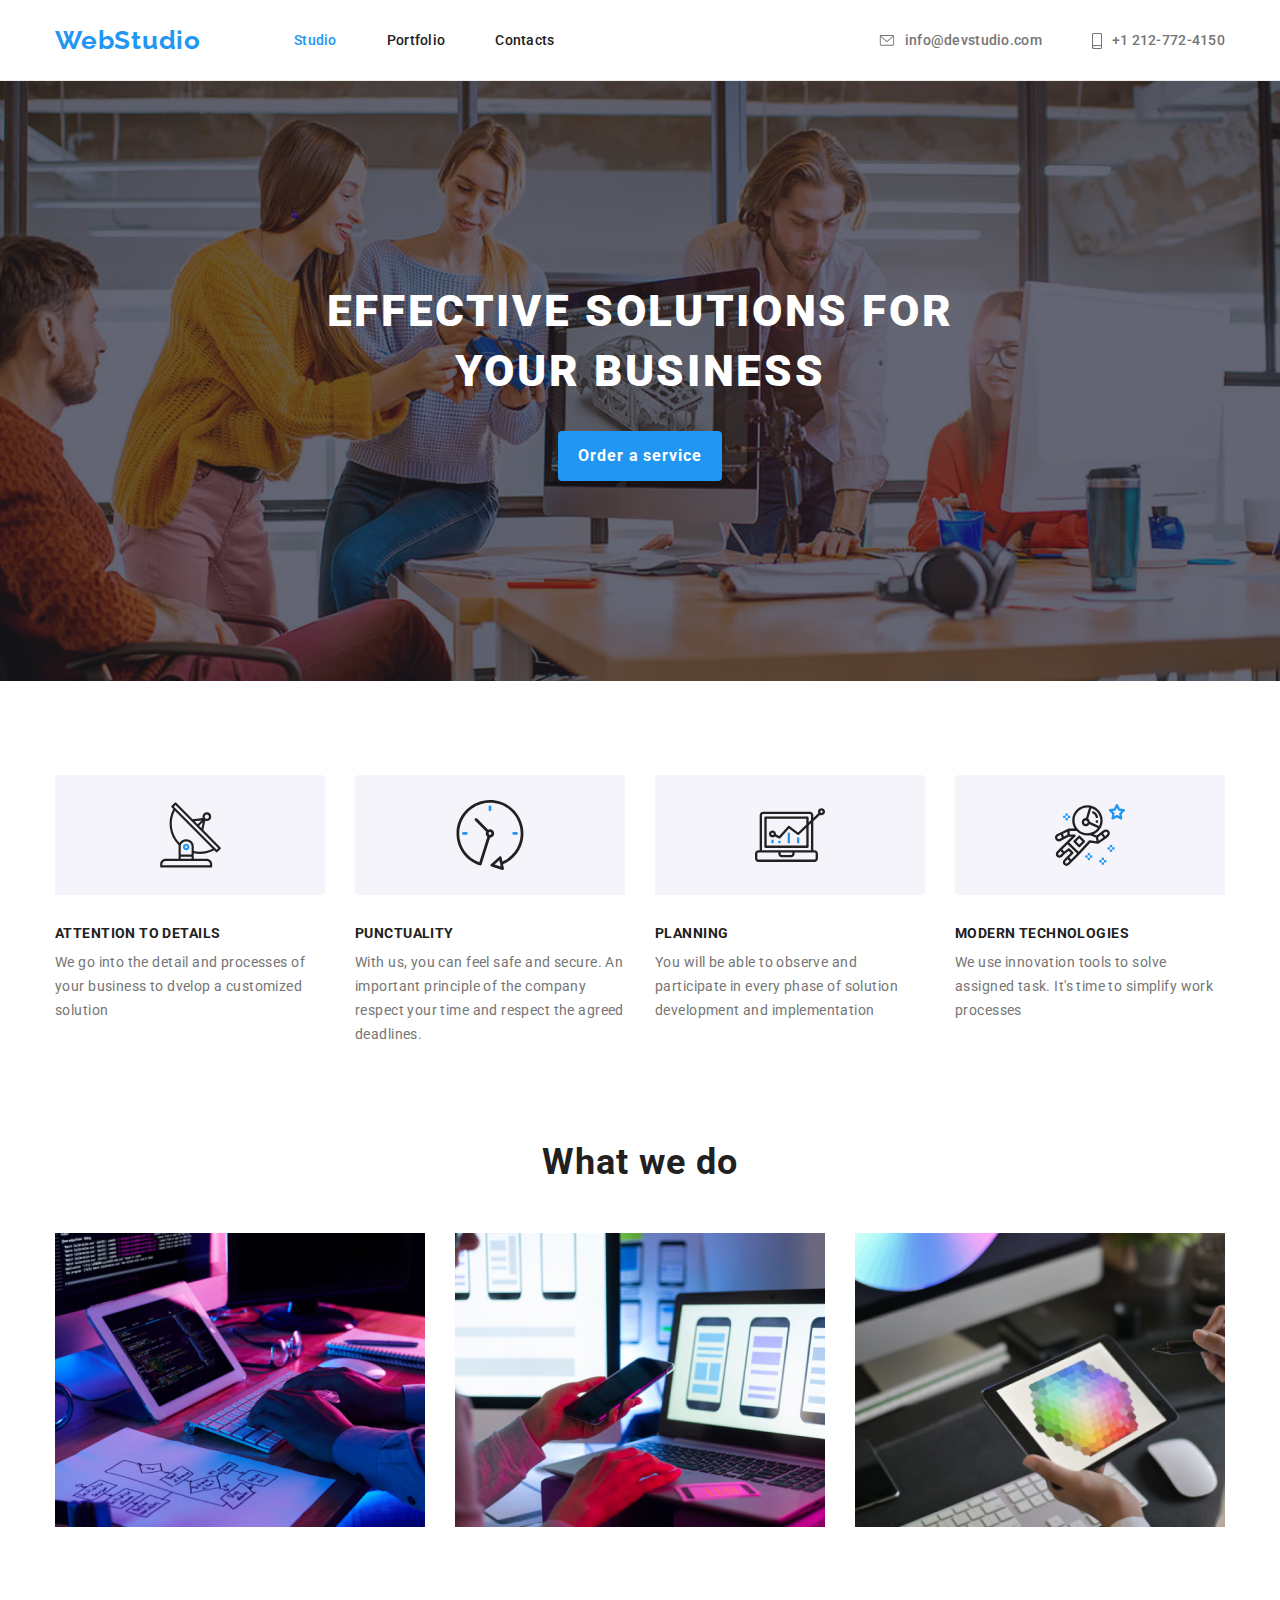
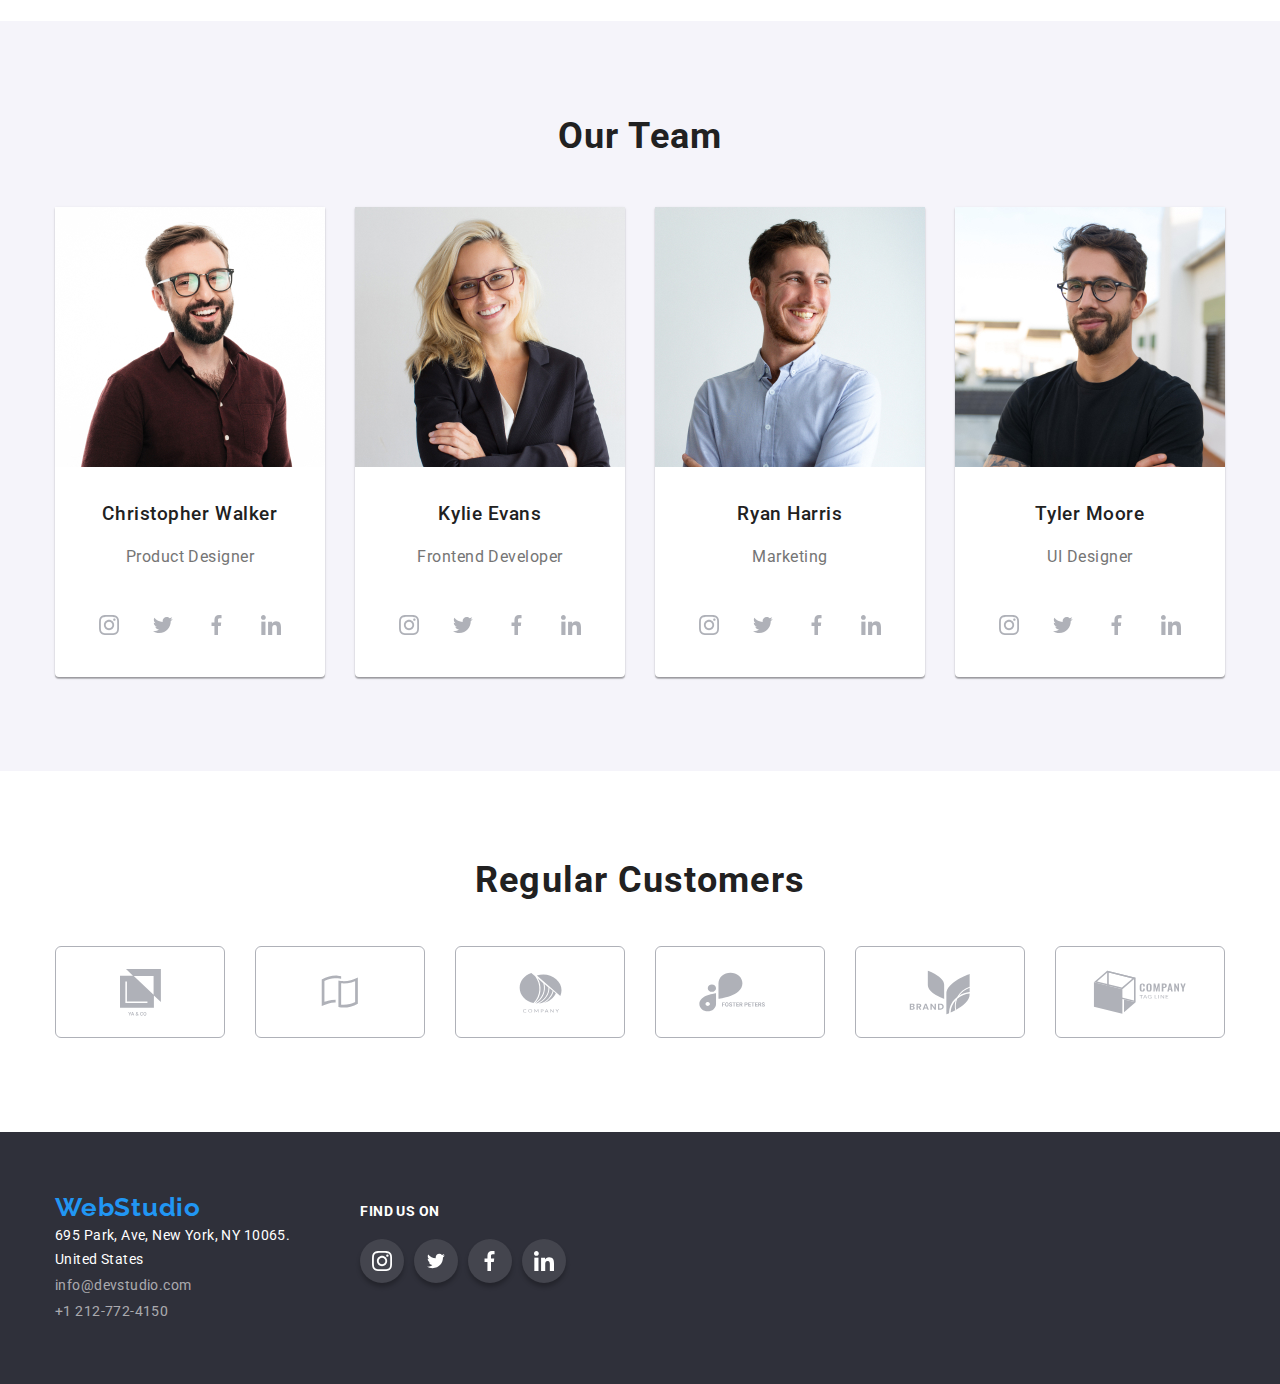
<file: index.html>
<!DOCTYPE html>
<html lang="en">
<head>
    <meta charset="UTF-8">
    <meta http-equiv="X-UA-Compatible" content="IE=edge">
    <meta name="viewport" content="width=device-width, initial-scale=1.0">
    <title>Studio</title>
    <link href="https://fonts.googleapis.com/css2?family=Raleway:wght@700&family=Roboto:wght@400;500;700;900&display=swap" rel="stylesheet">
    <link rel="stylesheet" href="https://cdnjs.cloudflare.com/ajax/libs/modern-normalize/1.1.0/modern-normalize.min.css">
    <link rel="stylesheet" href="css/styles.css">
</head>
<body>
     <!-- HEADER -->
    <header class="header">
        <div class="container">
            <nav class="nav">
                <a class="logo" href="./index.html">WebStudio</a>
                <ul class="nav-list">
                    <li class="nav-list-item">
                        <a class="nav-list-link-card" href="./index.html">Studio</a>
                    </li>
                    <li class="nav-list-item">
                        <a class="nav-list-link" href="./portfolio.html">Portfolio</a>
                    </li>
                    <li class="nav-list-item">
                        <a class="nav-list-link" href="#">Contacts</a>
                    </li>
                </ul>
            </nav>
            <ul class="address-list">
                <li class="address-list-item">
                    <a class="address-info" href="mailto:info@devstudio.com">
                        <svg class="header-address-icon" width="16" height="12">
                            <use href="./img/icons.svg#envelope"></use>
                        </svg>info@devstudio.com</a>
                </li>
                <li class="address-list-item">
                    <a class="address-info" href="tel:+12127724150">
                        <svg class="header-address-icon" width="10" height="16">
                            <use href="./img/icons.svg#smartphone"></use>
                        </svg>+1 212-772-4150</a>
                </li>
            </ul>
        </div>
        
    </header>

    <!-- h1 content -->
    <main>
        <section class="section hero-up-side">
            <div class="container">
                <h1 class="hero-main-header">Effective Solutions for Your Business</h1>
                <button class="hero-btn" type="button">Order a service</button>
            </div>
                
        </section>

    <!-- Hero h2, list, and h3 content -->
    <section class="section features-section">
        <div class="container">
            <ul class="features-list">
                <li class="features-item">
                    <div class="list-icon-block">
                        <svg width="65" height="70">
                            <use href="./img/icons.svg#antenna"></use>
                        </svg>
                    </div>
                    <h3 class=" features-item-title">ATTENTION TO DETAILS</h3>
                        <p class="features-description">We go into the detail and processes of your business to dvelop a customized solution</p>
                    
                </li>
                <li class="features-item">
                    <div class="list-icon-block">
                        <svg width="70" height="70">
                            <use href="./img/icons.svg#clock"></use>
                        </svg>
                    </div>
                    <h3 class=" features-item-title">PUNCTUALITY</h3>
                        <p class="features-description">With us, you can feel safe and secure. An important principle of the company respect your time
                            and respect the agreed deadlines.</p>
                </li>
                <li class="features-item">
                    <div class="list-icon-block">
                        <svg width="70" height="70">
                            <use href="./img/icons.svg#diagram"></use>
                        </svg>
                    </div>
                    <h3 class="features-item-title">PLANNING</h3>
                        <p class="features-description">You will be able to observe and participate in every phase of solution development and
                            implementation</p>
                </li>
                <li class="features-item">
                    <div class="list-icon-block">
                        <svg width="70" height="70">
                            <use href="./img/icons.svg#astronaut"></use>
                        </svg>
                    </div>
                    <h3 class="features-item-title">MODERN TECHNOLOGIES</h3>
                        <p class="features-description">We use innovation tools to solve assigned task. It's time to simplify work processes</p>
                </li>
            </ul>
        </div>
        
    </section>
    
    <section class="section aboutus-section">
        <div class="container">
                <h2 class="aboutus-title">What we do</h2>
            <ul class="aboutus-list">
                <li class="aboutus-list-item">
                    <img class="aboutus-list-img" src="img/what-we-do1.jpg" alt="Tablet" width="370">
                </li>
                <li class="aboutus-list-item">
                    <img class="aboutus-list-img" src="img/what-we-do2.jpg"
                    alt="Laptop turned on" width="370">
                </li>
                <li class="aboutus-list-item">
                    <img class="aboutus-list-img" src="img/what-we-do3.jpg" alt="Small tablet and keyboard" width="370">
                </li> 
            </ul>
        </div>
        
    </section>

    <section class="section ourteam">
        <div class="container">
            <h2 class="ourteam-title">Our Team</h2>
            <ul class="ourteam-list">
                <li class="ourteam-list-item">
                    <img class="ourteam-list-img" src="img/team1.jpg" alt="Christopher Walker image" width="270">
                    <h3 class="ourteam-list-header">Christopher Walker</h3>
                    <p class="ourteam-list-description">Product Designer</p>
                    <ul class="social-list">
                        <li class="social-list-items">
                          <a href="#" class="icon-thumb">
                            <svg class="icon" width="20" height="20">
                              <use href="./img/icons.svg#instagram"></use>
                            </svg>
                          </a>
                        </li>
                        <li class="social-list-items">
                          <a href="#" class="icon-thumb">
                            <svg class="icon" width="20" height="20">
                              <use href="./img/icons.svg#twitter"></use>
                            </svg>
                          </a>
                        </li>
                        <li class="social-list-items">
                          <a href="#" class="icon-thumb">
                            <svg class="icon" width="20" height="20">
                              <use href="./img/icons.svg#facebook"></use>
                            </svg>
                          </a>
                        </li>
                        <li class="social-list-items">
                          <a href="#" class="icon-thumb">
                            <svg class="icon" width="20" height="20">
                              <use href="./img/icons.svg#linkedin"></use>
                            </svg>
                          </a>
                        </li>
                      </ul>
                </li>
                <li class="ourteam-list-item">
                    <img class="ourteam-list-img" src="img/team2.jpg" alt="Kylie Evans image" width="270">
                    <h3 class="ourteam-list-header">Kylie Evans</h3>
                    <p class="ourteam-list-description">Frontend Developer</p>
                    <ul class="social-list">
                        <li class="social-list-items">
                          <a href="#" class="icon-thumb">
                            <svg class="icon" width="20" height="20">
                              <use href="./img/icons.svg#instagram"></use>
                            </svg>
                          </a>
                        </li>
                        <li class="social-list-items">
                          <a href="#" class="icon-thumb">
                            <svg class="icon" width="20" height="20">
                              <use href="./img/icons.svg#twitter"></use>
                            </svg>
                          </a>
                        </li>
                        <li class="social-list-items">
                          <a href="#" class="icon-thumb">
                            <svg class="icon" width="20" height="20">
                              <use href="./img/icons.svg#facebook"></use>
                            </svg>
                          </a>
                        </li>
                        <li class="social-list-items">
                          <a href="#" class="icon-thumb">
                            <svg class="icon" width="20" height="20">
                              <use href="./img/icons.svg#linkedin"></use>
                            </svg>
                          </a>
                        </li>
                      </ul>
                </li>
                <li class="ourteam-list-item">
                    <img class="ourteam-list-img" src="img/team3.jpg" alt="Ryan Harris image" width="270">
                    <h3 class="ourteam-list-header">Ryan Harris</h3>
                    <p class="ourteam-list-description">Marketing</p>
                    <ul class="social-list">
                        <li class="social-list-items">
                          <a href="#" class="icon-thumb">
                            <svg class="icon" width="20" height="20">
                              <use href="./img/icons.svg#instagram"></use>
                            </svg>
                          </a>
                        </li>
                        <li class="social-list-items">
                          <a href="#" class="icon-thumb">
                            <svg class="icon" width="20" height="20">
                              <use href="./img/icons.svg#twitter"></use>
                            </svg>
                          </a>
                        </li>
                        <li class="social-list-items">
                          <a href="#" class="icon-thumb">
                            <svg class="icon" width="20" height="20">
                              <use href="./img/icons.svg#facebook"></use>
                            </svg>
                          </a>
                        </li>
                        <li class="social-list-items">
                          <a href="#" class="icon-thumb">
                            <svg class="icon" width="20" height="20">
                              <use href="./img/icons.svg#linkedin"></use>
                            </svg>
                          </a>
                        </li>
                      </ul>
                </li>
                <li class="ourteam-list-item">
                    <img class="ourteam-list-img" src="img/team4.jpg" alt="Tyler Moore image">
                    <h3 class="ourteam-list-header">Tyler Moore</h3>
                    <p class="ourteam-list-description">UI Designer</p>
                    <ul class="social-list">
                        <li class="social-list-items">
                          <a href="#" class="icon-thumb">
                            <svg class="icon" width="20" height="20">
                              <use href="./img/icons.svg#instagram"></use>
                            </svg>
                          </a>
                        </li>
                        <li class="social-list-items">
                          <a href="#" class="icon-thumb">
                            <svg class="icon" width="20" height="20">
                              <use href="./img/icons.svg#twitter"></use>
                            </svg>
                          </a>
                        </li>
                        <li class="social-list-items">
                          <a href="#" class="icon-thumb">
                            <svg class="icon" width="20" height="20">
                              <use href="./img/icons.svg#facebook"></use>
                            </svg>
                          </a>
                        </li>
                        <li class="social-list-items">
                          <a href="#" class="icon-thumb">
                            <svg class="icon" width="20" height="20">
                              <use href="./img/icons.svg#linkedin"></use>
                            </svg>
                          </a>
                        </li>
                      </ul>
                </li>
            </ul>
        </div>
        </section>
        <section class="section clients-section">
            <div class="container">
              <h2 class="clients-title">Regular Customers</h2>
              <ul class="clients-list">
                <li class="clients-list-item">
                  <a href="#" class="clients-list-link">
                    <svg class="icon" width="41" height="47">
                      <use href="./img/icons.svg#company1"></use>
                    </svg>
                  </a>
                </li>
                <li class="clients-list-item">
                  <a href="#" class="clients-list-link">
                    <svg class="icon" width="38" height="34">
                      <use href="./img/icons.svg#company2"></use>
                    </svg>
                  </a>
                </li>
                <li class="clients-list-item">
                  <a href="#" class="clients-list-link">
                    <svg class="icon" width="43" height="41">
                      <use href="./img/icons.svg#company3"></use>
                    </svg>
                  </a>
                </li>
                <li class="clients-list-item">
                  <a href="#" class="clients-list-link">
                    <svg class="icon" width="84" height="40">
                      <use href="./img/icons.svg#company4"></use>
                    </svg>
                  </a>
                </li>
                <li class="clients-list-item">
                  <a href="#" class="clients-list-link">
                    <svg class="icon" width="62" height="45">
                      <use href="./img/icons.svg#company5"></use>
                    </svg>
                  </a>
                </li>
                <li class="clients-list-item">
                  <a href="#" class="clients-list-link">
                    <svg class="icon" width="94" height="44">
                      <use href="./img/icons.svg#company6"></use>
                    </svg>
                  </a>
                </li>
              </ul>
            </div>
          </section>
          
    </main>

    <!--Footer-->
    <footer class="contact">
        <div class="container">
          <div class="footer-address">
            <a class="logo" href="./index.html">WebStudio</a>
            <address class="contact-info">
                <ul class="contact-list">
                    <li class="contact-list-item"><a class="contact-list-item-map" href="https://goo.gl/maps/KjiPHwLMQQ97QbyQ7" target="_blank">695 Park, Ave, New York, NY 10065. <br>
                    United States</a>
                    </li>
                    <li class="contact-list-item">
                        <a class="contact-list-item-card"
                        href="mailto:info@devstudio.com">info@devstudio.com</a>
                    </li>
                    <li class="contact-list-item">
                        <a class="contact-list-item-card" href="tel:+12127724150">+1 212-772-4150</a>
                    </li>
                </ul>
            </address>
          </div>
            <div class="socialmedia-list-container">
                <h2 class="socialmedia-list-title">Find Us On</h2>
                <ul class="socialmedia-list">
                  <li class="socialmedia-list-item">
                    <a href="" class="socialmedia-list-link">
                      <svg class="icon" width="20" height="20">
                        <use href="./img/icons.svg#instagram"></use>
                      </svg>
                    </a>
                  </li>
                  <li class="socialmedia-list-item">
                    <a href="" class="socialmedia-list-link">
                      <svg class="icon" width="20" height="16">
                        <use href="./img/icons.svg#twitter"></use>
                      </svg>
                    </a>
                  </li>
                  <li class="socialmedia-list-item">
                    <a href="" class="socialmedia-list-link">
                      <svg class="icon" width="20" height="20">
                        <use href="./img/icons.svg#facebook"></use>
                      </svg>
                    </a>
                  </li>
                  <li class="socialmedia-list-item">
                    <a href="" class="socialmedia-list-link">
                      <svg class="icon" width="20" height="20">
                        <use href="./img/icons.svg#linkedin"></use>
                      </svg>
                    </a>
                  </li>
                </ul>
            </div>
        </div>
        <!--End-->
    </footer>

</body>

</html>
</file>
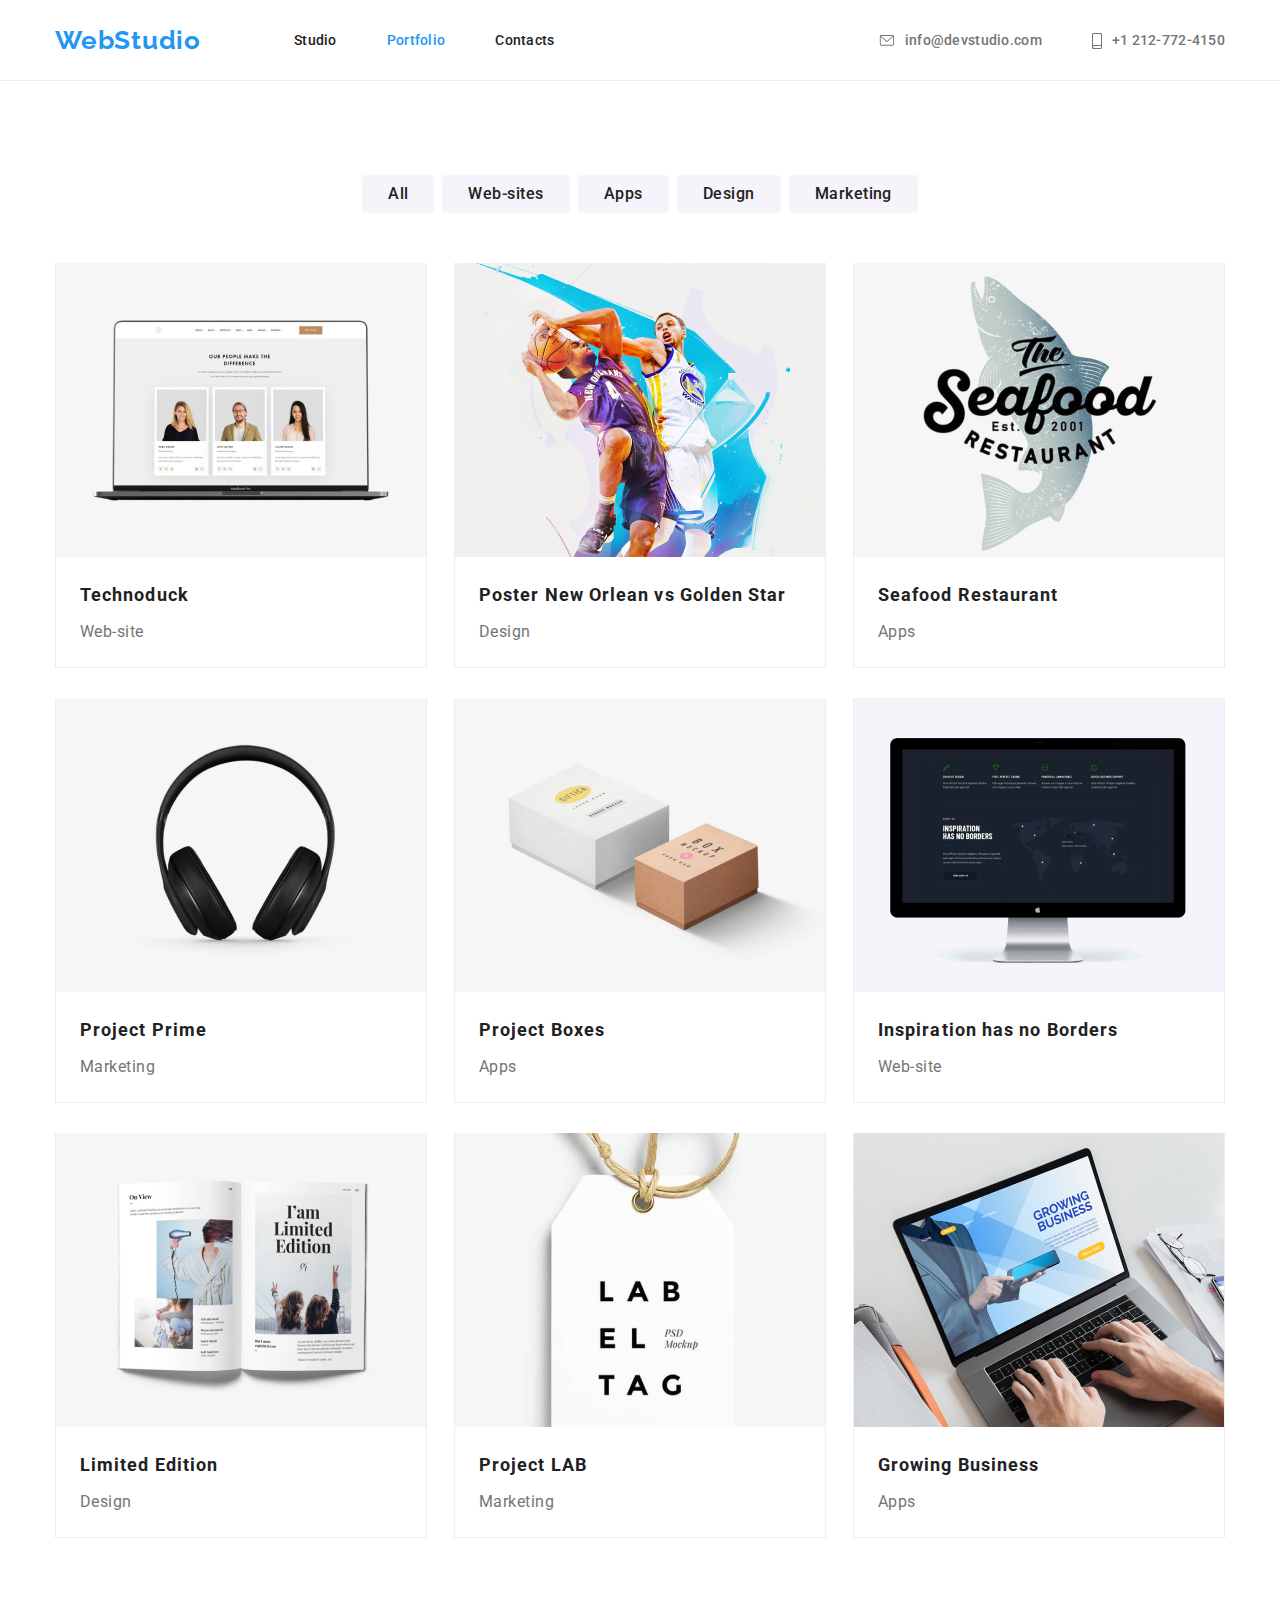
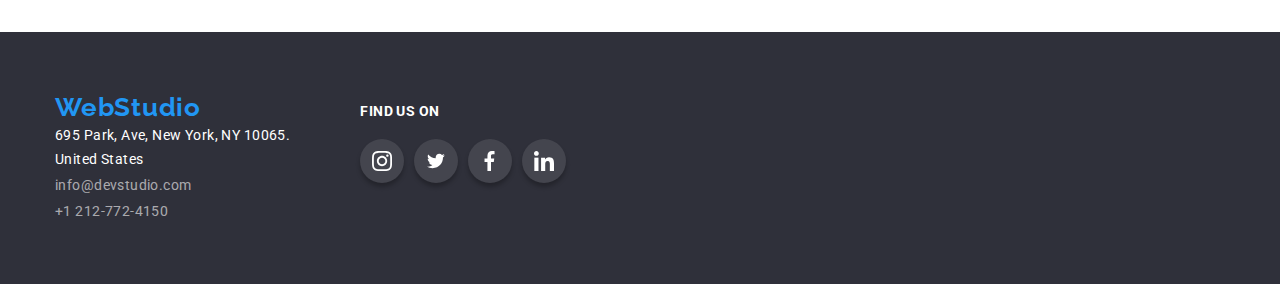
<file: portfolio.html>
<!DOCTYPE html>
<html lang="en">
<head>
    <meta charset="UTF-8">
    <meta http-equiv="X-UA-Compatible" content="IE=edge">
    <meta name="viewport" content="width=device-width, initial-scale=1.0">
    <title>Portfolio</title>
    <link href="https://fonts.googleapis.com/css2?family=Raleway:wght@700&family=Roboto:wght@400;500;700;900&display=swap" rel="stylesheet">
    <link rel="stylesheet" href="https://cdnjs.cloudflare.com/ajax/libs/modern-normalize/1.1.0/modern-normalize.min.css">
    <link rel="stylesheet" href="css/styles.css">
</head>
<body>
    <!--Header-->
    <header class="header">
        <!-- Navigation -->
        <div class="container">
            <nav class="nav">
                <a class="logo" href="./index.html">WebStudio</a>
                <ul class="nav-list">
                    <li class="nav-list-item">
                        <a class="nav-list-link" href="./index.html">Studio</a>
                    </li>
                    <li class="nav-list-item">
                        <a class="nav-list-link-card" href="./portfolio.html">Portfolio</a>
                    </li>
                    <li class="nav-list-item">
                        <a class="nav-list-link" href="#">Contacts</a>
                    </li>
                </ul>
            </nav>
            <ul class="address-list">
                <li class="address-list-item">
                    <a class="address-info" href="mailto:info@devstudio.com">
                        <svg class="header-address-icon" width="16" height="12">
                            <use href="./img/icons.svg#envelope"></use>
                        </svg>info@devstudio.com</a>
                </li>
                <li class="address-list-item">
                    <a class="address-info" href="tel:+12127724150">
                        <svg class="header-address-icon" width="10" height="16">
                            <use href="./img/icons.svg#smartphone"></use>
                        </svg>+1 212-772-4150</a>
                </li>
            </ul>
        </div>
        
    </header>

    <!--Main content-->
    <main>  
    <section class="section portfolio-section">
        <!--Portfolio Button-->
        <div class="container">
            <ul class="filter-btn-list">
                <li class="filter-btn-items"><button class="btn" type="button">All</button></li>
                <li class="filter-btn-items"><button class="btn" type="button">Web-sites</button></li>
                <li class="filter-btn-items"><button class="btn" type="button">Apps</button></li>
                <li class="filter-btn-items"><button class="btn" type="button">Design</button></li>
                <li class="filter-btn-items"><button class="btn" type="button">Marketing</button></li>
            </ul>
    
            <!--Portfolio Main images and poster-->
            
            <ul class="portfolio-list">
                <li class="portfolio-list-item"><img class="portfolio-list-img" src="img/portfolio-img1.jpg" alt="Laptop" width="370">
                    <h2 class="portfolio-list-header">Technoduck</h2>
                    <p class="portfolio-list-description">Web-site</p></li>
                <li class="portfolio-list-item"><img class="portfolio-list-img" src="img/portfolio-img2.jpg" alt="NBA Poster" width="370">
                    <h2 class="portfolio-list-header">Poster New Orlean vs Golden Star</h2>
                    <p class="portfolio-list-description">Design</p></li>
                <li class="portfolio-list-item"><img class="portfolio-list-img" src="img/portfolio-img3.jpg" alt="Seafood Restaurant" width="370">
                    <h2 class="portfolio-list-header">Seafood Restaurant</h2>
                    <p class="portfolio-list-description">Apps</p></li>
                <li class="portfolio-list-item"><img class="portfolio-list-img" src="img/portfolio-img4.jpg" alt="Headphone" width="370">
                    <h2 class="portfolio-list-header">Project Prime</h2>
                    <p class="portfolio-list-description">Marketing</p></li>
                <li class="portfolio-list-item"><img class="portfolio-list-img" src="img/portfolio-img5.jpg" alt="Image of two boxes" width="370">
                    <h2 class="portfolio-list-header">Project Boxes</h2>
                    <p class="portfolio-list-description">Apps</p></li>
                <li class="portfolio-list-item"><img class="portfolio-list-img" src="img/portfolio-img6.jpg" alt="Computer Monitor" width="370">
                    <h2 class="portfolio-list-header">Inspiration has no Borders</h2>
                    <p class="portfolio-list-description">Web-site</p></li>
                <li class="portfolio-list-item"><img class="portfolio-list-img" src="img/portfolio-img7.jpg" alt="Open book called I am Limited Edition" width="370">
                    <h2 class="portfolio-list-header">Limited Edition</h2>
                    <p class="portfolio-list-description">Design</p></li>
                <li class="portfolio-list-item"><img class="portfolio-list-img" src="img/portfolio-img8.jpg" alt="Tag" width="370">
                    <h2 class="portfolio-list-header">Project LAB</h2>
                    <p class="portfolio-list-description">Marketing</p></li>
                <li class="portfolio-list-item"><img class="portfolio-list-img" src="img/portfolio-img9.jpg" alt="Laptop" width="370">
                    <h2 class="portfolio-list-header">Growing Business</h2>
                    <p class="portfolio-list-description">Apps</p></li>
            </ul>
        </div>
        
    </section>        
    </main>

    <!--Footer-->
    <footer class="contact">
        <div class="container">
            <div class="footer-address">
                <a class="logo" href="./index.html">WebStudio</a>
                <address class="contact-info">
                    <ul class="contact-list">
                        <li class="contact-list-item"><a class="contact-list-item-map" href="https://goo.gl/maps/KjiPHwLMQQ97QbyQ7" target="_blank">695 Park, Ave, New York, NY 10065. <br>
                        United States</a>
                        </li>
                        <li class="contact-list-item">
                            <a class="contact-list-item-card"
                            href="mailto:info@devstudio.com">info@devstudio.com</a>
                        </li>
                        <li class="contact-list-item">
                            <a class="contact-list-item-card" href="tel:+12127724150">+1 212-772-4150</a>
                        </li>
                    </ul>
                </address>
            
            </div>
            
        <div class="socialmedia-list-container">
                <h2 class="socialmedia-list-title">Find Us On</h2>
                <ul class="socialmedia-list">
                  <li class="socialmedia-list-item">
                    <a href="" class="socialmedia-list-link">
                      <svg class="icon" width="20" height="20">
                        <use href="./img/icons.svg#instagram"></use>
                      </svg>
                    </a>
                  </li>
                  <li class="socialmedia-list-item">
                    <a href="" class="socialmedia-list-link">
                      <svg class="icon" width="20" height="16">
                        <use href="./img/icons.svg#twitter"></use>
                      </svg>
                    </a>
                  </li>
                  <li class="socialmedia-list-item">
                    <a href="" class="socialmedia-list-link">
                      <svg class="icon" width="20" height="20">
                        <use href="./img/icons.svg#facebook"></use>
                      </svg>
                    </a>
                  </li>
                  <li class="socialmedia-list-item">
                    <a href="" class="socialmedia-list-link">
                      <svg class="icon" width="20" height="20">
                        <use href="./img/icons.svg#linkedin"></use>
                      </svg>
                    </a>
                  </li>
                </ul>
            </div>
        </div>
        
    </footer>

</body>

</html>
</file>
<file: css/styles.css>
/*Global Elements*/

:root {
    --primary-color: #2196f3;
    --primary-colorFont: #212121;
    --secondary-colorFont: #757575;
    --third-colorFont: #ffffff;
    --main-bg-color:#e5e5e5;
    --dark-bg-color: #2f303a;
    --light-bg-color:#ffffff;
    --lightgrey-bg-color: #f5f4fa;
    --light-bg2-color: #eeeeee;
    --icon-color-main: #afb1b8;
}

*,
*::before,
*::after {
   box-sizing: border-box;
   margin: 0;
   padding: 0;
}

.container {
    width: 1200px;
    padding-left: 15px;
    padding-right: 15px;
    margin: 0 auto;
}

h1,
h2,
h3,
h4,
h5,
h6,
p {
   margin: 0;
   padding: 0;
}

ul {
   padding: 0;
}

img {
   display: block;
   max-width: 100%;
   height: auto;
}

.section {
   padding-top: 94px;
   padding-bottom: 94px;
}

body {
    font-family: 'Roboto', sans-serif;
    color: var(--primary-colorFont);
}

/* header & footer background, font, spacing */

.header {
    border-bottom: 1px solid #ececec;
}

.header .container {
    display: flex;
    align-items: center;
    background-color: var(--light-bg-color);
}

/*Navigation list color for current page */

.nav {
    display: flex;
    align-items: center;
}

.nav-list {
    display: flex;
    align-items: center;
    margin: 0;
    margin-left: 93px;
}

.nav-list-link,
.nav-list-link-card {
    display: block;
}

.address-list {
    display: flex;
    align-items: center;
     
    margin-left: auto;
}

.address-list li:last-child {
    margin-left: 50px;
}

.address-info {
    color: var(--secondary-colorFont);
}


.nav-list li:nth-child(2),
.nav-list li:nth-child(3) {
    margin-left: 50px;
}

.nav-list-link-card {
    color: var(--primary-color);
}

.nav-list-link,
.nav-list-link-card,
.address-info {
    font-weight: 500;
    font-size: 14px;
    font-style: normal;
    line-height: 1.143;
    letter-spacing: 0.02em;
    text-decoration: none;
    padding: 32px 0;
}


.contact .container {
    display: flex;
    align-items: baseline;
}

.contact {
    font-size: 14px;
    line-height: 1.714;
    letter-spacing: 0.03em;
    background-color: var(--dark-bg-color);
    padding: 60px 0;
}

.contact-info {
    font-style: normal;
}

.contact-list-item:not(:last-child) {
    margin-bottom: 2px;
}

.contact-list-item-map {
    text-decoration: none;
    color: var(--third-colorFont);
  }

.contact-list-item-card {
    text-decoration: none;
    color: rgba(255, 255, 255, 0.6);
  }
  
.contact-list-item-map:hover,
.contact-list-item-map:focus,
.contact-list-item-card:hover,
.contact-list-item-card:focus {
    color: var(--primary-color);
}

.social-list-container h2 {
    font-weight: 700;
    font-size: 14px;
    line-height: 1.14;
    letter-spacing: 0.03em;
    text-transform: uppercase;
    color: var(--super-light-text);
    margin-bottom: 20px;
}

.contact .socialmedia-list-link {
    background-color: rgba(255, 255, 255, 0.1);
    display: flex;
    justify-content: center;
    align-items: center;
    border-radius: 50%;
    width: 44px;
    height: 44px;
    color: var(--third-colorFont);
    box-shadow: 0px 4px 4px 0px rgba(0, 0, 0, 0.25);
    -webkit-box-shadow: 0px 4px 4px 0px rgba(0, 0, 0, 0.25);
    -moz-box-shadow: 0px 4px 4px 0px rgba(0, 0, 0, 0.25);
}

.contact .socialmedia-list {
    display: flex;
}

/* Footer social media */
.socialmedia-list-container {
    margin-left: 70px;
}

.socialmedia-list-title {
    font-weight: 700;
    font-size: 14px;
    line-height: 1.143;
    letter-spacing: 0.03em;
    text-transform: uppercase;
    color: var(--third-colorFont);
    margin-bottom: 20px;
}

.socialmedia-list {
    display: flex;
}

.socialmedia-list-item:not(:last-child) {
    margin-right: 10px;
}

.socialmedia-list-link .icon {
    fill: var(--third-colorFont);
}

.socialmedia-list .socialmedia-list-link:hover,
.socialmedia-list .socialmedia-list-link:active {
    background-color: var(--primary-color);
}

.socialmedia-list .socialmedia-list-link:hover {
    fill: var(--third-colorFont);
}

/* List styles */
.nav-list,
.address-list,
.features-list,
.ourteam-list,
.contact-list,
.aboutus-list,
.filter-btn-list,
.portfolio-list,
.social-list,
.clients-list,
.socialmedia-list {
    list-style: none;
}
/* List styles end */

/*Header logo*/

.logo {
    font-family: 'Raleway', sans-serif;
    font-weight: 700;
    font-size: 26px;
    line-height: 1.192;
    letter-spacing: 0.03em;
    text-decoration: none;
    color: var(--primary-color);
}

/*Header formatings*/

.nav-list-link {
    color: var(--primary-colorFont);
}

/*Header Hover & Focus styles */

.nav-list-link:hover,
.nav-list-link:focus,
.address-info:hover,
.address-info:focus {
    color: var(--primary-color);
}

.header-address-icon {
    margin-right: 10px;
    vertical-align: middle;
    fill: currentColor;
}

/* Hero Section */

.hero-main-header {
    font-weight: 900;
    font-size: 44px;
    line-height: 1.364;
    text-align: center;
    letter-spacing: 0.06em;
    text-transform: uppercase;
    width: 696px;
    margin-left: auto;
    margin-right: auto;
    margin-bottom: 30px;
  }

.hero-up-side {
    background-image: linear-gradient(rgba(47, 48, 58, 0.4), rgba(47, 48, 58, 0.4)), url(../img/hero-bg.jpg);
    background-repeat: no-repeat;
    background-size: cover;
    background-position: center;
    color: var(--third-colorFont);
    padding-top: 200px;
    padding-bottom: 200px;
    text-align: center;
}

/* Hero Section button */
.hero-btn {
    font-family: 'Roboto', sans-serif;
    font-weight: 700;
    font-size: 16px;
    line-height: 1.875;
    text-align: center;
    letter-spacing: 0.06em;
    align-items: center;
    border-radius: 4px;
    border: transparent;
    background-color: var(--primary-color);
    box-shadow: 0px 4px 4px rgba(0, 0, 0, 0.15);
    color: var(--third-colorFont);
    cursor: pointer;
    padding: 10px 20px;
   display: inline-block;
    
}

.hero-btn:hover,
.hero-btn:focus {
    color: var(--primary-colorFont);
    box-shadow: 0px 3px 1px rgba(0, 0, 0, 0.1), 0px 1px 2px rgba(0, 0, 0, 0.08),
        0px 2px 2px rgba(0, 0, 0, 0.12);
}


/*Feature secton */
.container .features-list {
    display: flex;
}

.list-icon-block {
    display: flex;
    align-items: center;
    justify-content: center;
    width: 100%;
    height: 120px;
    background-color: var(--lightgrey-bg-color);
    margin-bottom: 30px;
    border-radius: 4px;
    text-align: center;
}

.features-item {
    max-width: 270px;
}

.features-item:not(:last-child) {
    margin-right: 30px;
}

.features-item-title {
    font-weight: 700;
    font-size: 14px;
    line-height: 1.143;
    letter-spacing: 0.03em;
    text-transform: uppercase;
    margin-bottom: 10px;
}

.features-description {
    font-size: 14px;
    line-height: 1.714;
    letter-spacing: 0.03em;
    color: var(--secondary-colorFont);
}

/* What we do section / About us section */
/* Our Team */

.aboutus-section {
    padding-top: 0;
}

.aboutus-list {
    display: flex;
}

.aboutus-list-item:not(:last-child) {
    margin-right: 30px;
}

.aboutus-title {
    text-align: center;
    margin-bottom: 20px; /* add some margin between title and list */
}


.aboutus-title,
.ourteam-title {
    font-weight: 700;
    font-size: 36px;
    line-height: 1.167;
    letter-spacing: 0.03em;
    text-align: center;
    margin-bottom: 50px;
} 

.ourteam .container {
    display: flex;
    flex-wrap: wrap;
    justify-content: center;
}

.ourteam-list {
    display: flex;
    text-align: center;
}

.ourteam-list-item:not(:last-child) {
    margin-right: 30px;
}

.ourteam {
    background-color: var(--lightgrey-bg-color);
}

.ourteam-list-item {
    background: var(--light-bg-color);
    box-shadow: 0px 1px 3px rgba(0, 0, 0, 0.12), 0px 1px 1px rgba(0, 0, 0, 0.14), 0px 2px 1px rgba(0, 0, 0, 0.2);
    border-radius: 0px 0px 4px 4px;
}

.ourteam-title {
    display: flex;
    align-items: center;
}

.ourteam-list-header {
    font-weight: 500;
    padding-top: 30px;
    margin-bottom: 10px;
}

.ourteam-list-header,
.ourteam-list-description {
    line-height: 1.888;
    letter-spacing: 0.03em;
}

.ourteam-list-description {
    color: var(--secondary-colorFont);
    margin-bottom: 30px;
}

.ourteam .social-list {
    display: flex;
    justify-content: center;
    margin-bottom: 30px;
}

.ourteam .icon-thumb {
    background-color: transparent;
    border-radius: 50%;
    display: flex;
    width: 44px;
    height: 44px;
    align-items: center;
    justify-content: center;
    fill: var(--icon-color-main);
}

.ourteam .icon-thumb:hover,
.ourteam .icon-thumb:active {
    background-color: var(--primary-color);
}

.ourteam .icon-thumb:hover .icon {
    fill: var(--third-colorFont);
}

.social-list-items:not(:last-child) {
    margin-right: 10px;
}

/*Clients Section*/

.clients-section .clients-title {
    font-family: "Roboto";
    font-weight: 700;
    font-size: 36px;
    line-height: 0.875;
    text-align: center;
    letter-spacing: 0.03em;
    margin-bottom: 50px;
}

.clients-list {
    display: flex;
}



.clients-list-item {
    width: 170px;
    height: 92px;
}

.clients-list-item:not(:last-child) {
    margin-right: 30px;
}

.clients-list-link {
    display: flex;
    justify-content: center;
    align-items: center;
    border: 1px solid var(--icon-color-main);
    border-radius: 6px;
    width: 170px;
    height: 92px;
    color: var(--icon-color-main)
}

/*Icon Fill Studio */
.clients-list-link:hover,
.clients-list-link:focus {
  border: 1px solid var(--primary-color);
}

.clients-list-link .icon {
  fill: currentColor;
}

.clients-list-link:hover .icon,
.clients-list-link:focus .icon {
  fill: var(--primary-color);
}

/*Portfolio*/

/*Portfolio button*/

.filter-btn-list {
    display: flex;
    margin-bottom: 50px;
    justify-content: center;
}

.filter-btn-list .btn {
    font-family: 'Roboto', sans-serif;
    font-weight: 500;
    font-size: 16px;
    line-height: 1.625;
    text-align: center;
    letter-spacing: 0.03em;
    color: var(--primary-colorFont);
    background: var(--lightgrey-bg-color);
    border-radius: 4px;
    border: none;
    cursor: pointer;
    padding: 6px 26px;
  }

.filter-btn-items:not(:last-child) {
    margin-right: 8px;
}

.btn:hover,
.btn:focus {
    background-color: var(--primary-color);
    color: var(--third-colorFont);
    box-shadow: 0px 3px 1px rgba(0, 0, 0, 0.1), 0px 1px 2px rgba(0, 0, 0, 0.08),
        0px 2px 2px rgba(0, 0, 0, 0.12);
}

/*end of button*/

/*Portfolio main*/

.portfolio-list {
    display: flex;
    justify-content: space-between;
    flex-wrap: wrap;
}

.portfolio-list-item:hover,
.portfolio-list-item:focus {
  box-shadow: 0px 1px 1px rgba(0, 0, 0, 0.12), 0px 4px 4px rgba(0, 0, 0, 0.06),
    1px 4px 6px rgba(0, 0, 0, 0.16);
}

.portfolio-list-item {
    margin-bottom: 30px;
    background: var(--light-bg-color);
    border-right: 1px solid var(--light-bg2-color);
    border-bottom: 1px solid var(--light-bg2-color);
    border-left: 1px solid var(--light-bg2-color);
}
  
.portfolio-list-item:nth-last-child(-n + 3) {
    margin-bottom: 0;
}

.portfolio-list-header,
.portfolio-list-description {
    margin-left: 24px;
    margin-right: 24px;
}

.portfolio-list-header {
    font-weight: 700;
    font-size: 18px;
    line-height: 2;
    letter-spacing: 0.06em;
    margin-top: 20px;
    margin-bottom: 4px;
}

.portfolio-list-description {
    line-height: 1.875;
    letter-spacing: 0.03em;
    color: var(--secondary-colorFont);
    margin-bottom: 20px;
}
/*end of Main*/
</file>
